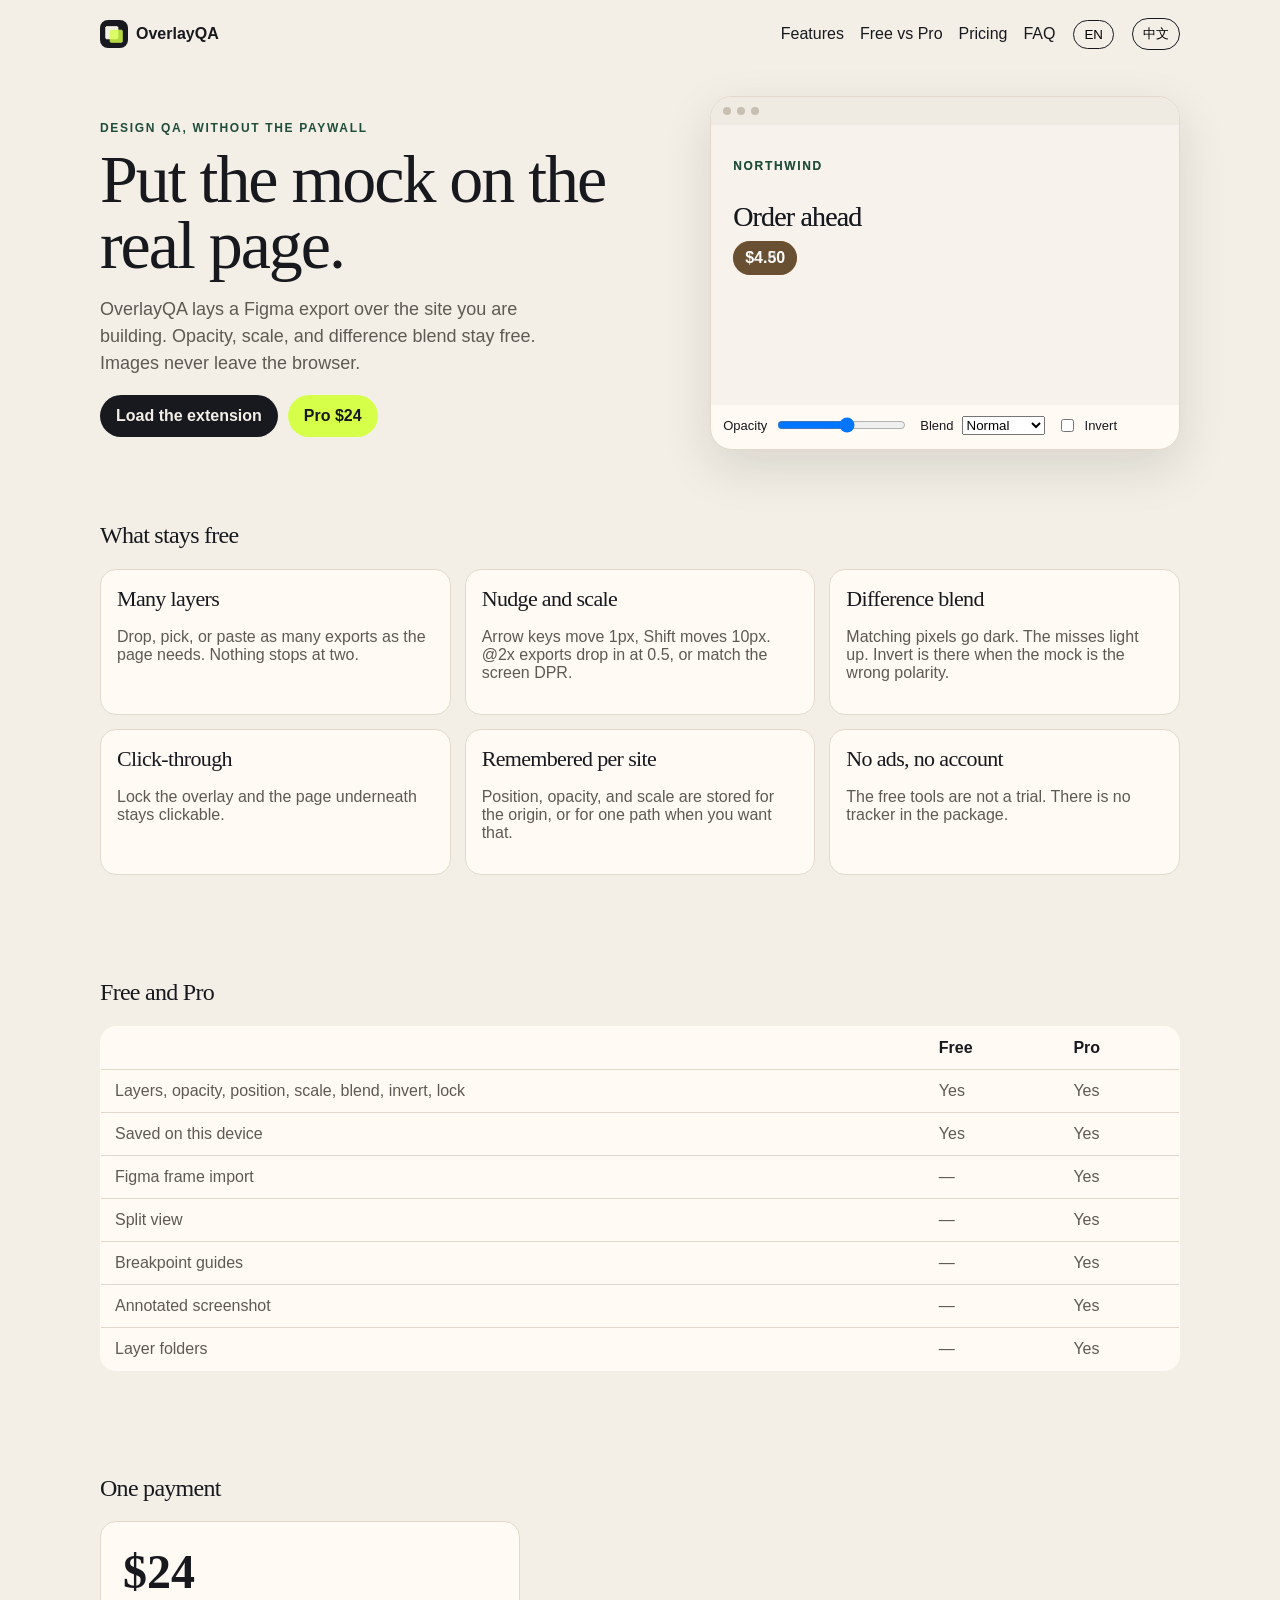
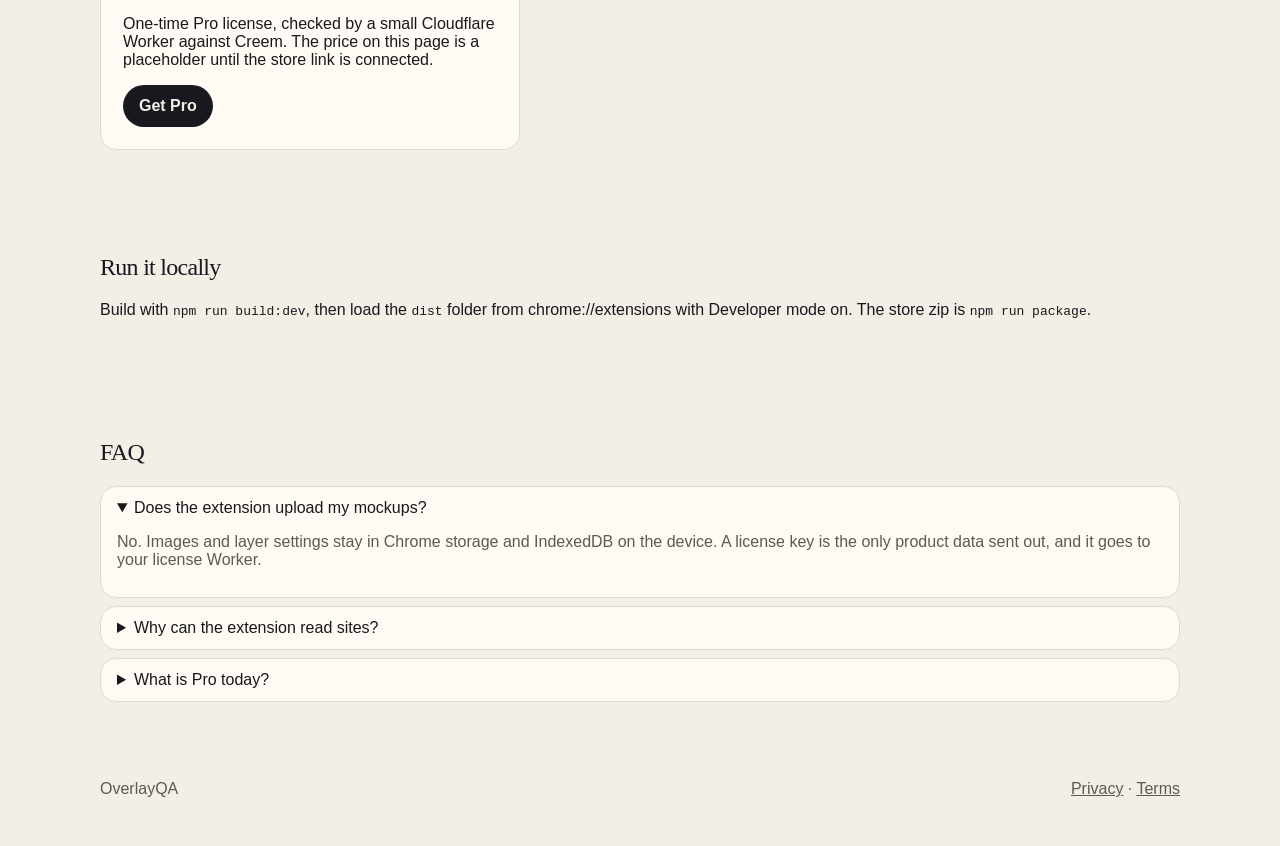
<file: index.html>
<!doctype html>
<html lang="en">
  <head>
    <meta charset="UTF-8" />
    <meta name="viewport" content="width=device-width, initial-scale=1" />
    <title>OverlayQA</title>
    <meta name="description" content="Overlay a design mockup on a live page. Free layers, scale, and difference blend. No ads." />
    <link rel="canonical" href="https://mulianju.github.io/overlayqa/" />
    <meta property="og:type" content="website" />
    <meta property="og:site_name" content="OverlayQA" />
    <meta property="og:title" content="OverlayQA" />
    <meta property="og:description" content="Overlay a design mockup on a live page. Free layers, scale, and difference blend. No ads." />
    <meta property="og:url" content="https://mulianju.github.io/overlayqa/" />
    <meta property="og:image" content="https://mulianju.github.io/overlayqa/icon-128.png" />
    <link rel="icon" href="./favicon.png" />
    <link rel="stylesheet" href="./site.css" />
  </head>
  <body>
    <div class="wrap">
      <header class="nav">
        <a class="word" href="./index.html"><img src="./favicon.png" alt="" /> OverlayQA</a>
        <nav class="links">
          <a href="#features"><span class="en">Features</span><span class="zh">功能</span></a>
          <a href="#compare"><span class="en">Free vs Pro</span><span class="zh">免费与 Pro</span></a>
          <a href="#pricing"><span class="en">Pricing</span><span class="zh">价格</span></a>
          <a href="#faq">FAQ</a>
        </nav>
        <button class="lang" type="button" data-lang="en">EN</button>
        <button class="lang" type="button" data-lang="zh">中文</button>
      </header>

      <section class="hero">
        <div>
          <p class="kicker"><span class="en">Design QA, without the paywall</span><span class="zh">设计走查，不必再被付费墙拦住</span></p>
          <h1><span class="en">Put the mock on the real page.</span><span class="zh">把设计稿叠到真实页面上。</span></h1>
          <p class="lede en">OverlayQA lays a Figma export over the site you are building. Opacity, scale, and difference blend stay free. Images never leave the browser.</p>
          <p class="lede zh">OverlayQA 把 Figma 导出图叠在你正在做的网页上。透明度、缩放和差值混合一直免费。图片不会离开浏览器。</p>
          <div class="cta-row">
            <a class="btn solid" href="#install"><span class="en">Load the extension</span><span class="zh">安装扩展</span></a>
            <a class="btn lime" data-checkout href="https://www.creem.io/"><span class="en">Pro </span><span class="zh">Pro </span><span data-price>$24</span></a>
          </div>
        </div>
        <div class="stage" id="demo">
          <div class="stage-bar"><i></i><i></i><i></i></div>
          <div class="mini">
            <div class="mini-page">
              <p class="kicker">Northwind</p>
              <h3>Order ahead</h3>
              <span class="fake-btn">$4.80</span>
            </div>
            <div class="mini-design" id="design-layer">
              <p class="kicker">Northwind</p>
              <h3>Order ahead</h3>
              <span class="fake-btn">$4.50</span>
            </div>
          </div>
          <div class="controls">
            <label><span class="en">Opacity</span><span class="zh">不透明度</span> <input id="opacity" type="range" min="0" max="100" value="55" /></label>
            <label><span class="en">Blend</span><span class="zh">混合</span>
              <select id="blend">
                <option value="normal">Normal</option>
                <option value="difference">Difference</option>
              </select>
            </label>
            <label><input id="invert" type="checkbox" /> <span class="en">Invert</span><span class="zh">反相</span></label>
          </div>
        </div>
      </section>

      <section id="features">
        <h2><span class="en">What stays free</span><span class="zh">一直免费的部分</span></h2>
        <div class="grid">
          <article class="card"><h3><span class="en">Many layers</span><span class="zh">多个图层</span></h3><p class="en">Drop, pick, or paste as many exports as the page needs. Nothing stops at two.</p><p class="zh">拖入、选择或粘贴，一个页面可以叠很多张导出图，不再停在两层。</p></article>
          <article class="card"><h3><span class="en">Nudge and scale</span><span class="zh">微移和缩放</span></h3><p class="en">Arrow keys move 1px, Shift moves 10px. @2x exports drop in at 0.5, or match the screen DPR.</p><p class="zh">方向键移动 1px，按住 Shift 移动 10px。@2x 导出图用 0.5 倍，也可以对齐屏幕 DPR。</p></article>
          <article class="card"><h3><span class="en">Difference blend</span><span class="zh">差值混合</span></h3><p class="en">Matching pixels go dark. The misses light up. Invert is there when the mock is the wrong polarity.</p><p class="zh">对上的像素会变暗，对不上的会亮出来。稿子极性反了还可以反相。</p></article>
          <article class="card"><h3><span class="en">Click-through</span><span class="zh">点击穿透</span></h3><p class="en">Lock the overlay and the page underneath stays clickable.</p><p class="zh">锁定叠层之后，下面的页面仍然可以点击。</p></article>
          <article class="card"><h3><span class="en">Remembered per site</span><span class="zh">按站点记住</span></h3><p class="en">Position, opacity, and scale are stored for the origin, or for one path when you want that.</p><p class="zh">位置、透明度和缩放按来源记住，也可以只记当前路径。</p></article>
          <article class="card"><h3><span class="en">No ads, no account</span><span class="zh">没有广告，也不用账号</span></h3><p class="en">The free tools are not a trial. There is no tracker in the package.</p><p class="zh">免费功能不是试用。安装包里没有追踪器。</p></article>
        </div>
      </section>

      <section id="compare">
        <h2><span class="en">Free and Pro</span><span class="zh">免费与 Pro</span></h2>
        <table>
          <thead>
            <tr><th></th><th><span class="en">Free</span><span class="zh">免费</span></th><th>Pro</th></tr>
          </thead>
          <tbody>
            <tr><td><span class="en">Layers, opacity, position, scale, blend, invert, lock</span><span class="zh">图层、透明度、位置、缩放、混合、反相、锁定</span></td><td>Yes</td><td>Yes</td></tr>
            <tr><td><span class="en">Saved on this device</span><span class="zh">保存在这台设备上</span></td><td>Yes</td><td>Yes</td></tr>
            <tr><td><span class="en">Figma frame import</span><span class="zh">从 Figma 导入画板</span></td><td>—</td><td>Yes</td></tr>
            <tr><td><span class="en">Split view</span><span class="zh">分屏对照</span></td><td>—</td><td>Yes</td></tr>
            <tr><td><span class="en">Breakpoint guides</span><span class="zh">断点参考线</span></td><td>—</td><td>Yes</td></tr>
            <tr><td><span class="en">Annotated screenshot</span><span class="zh">带批注的截图</span></td><td>—</td><td>Yes</td></tr>
            <tr><td><span class="en">Layer folders</span><span class="zh">图层文件夹</span></td><td>—</td><td>Yes</td></tr>
          </tbody>
        </table>
      </section>

      <section id="pricing">
        <h2><span class="en">One payment</span><span class="zh">一次买断</span></h2>
        <div class="price-card">
          <strong data-price>$24</strong>
          <p class="en">One-time Pro license, checked by a small Cloudflare Worker against Creem. The price on this page is a placeholder until the store link is connected.</p>
          <p class="zh">Pro 是一次性许可。扩展把密钥交给一个很小的 Cloudflare Worker，再由它向 Creem 校验。商店链接接上之前，这里的价格只是占位。</p>
          <a class="btn solid" data-checkout href="https://www.creem.io/"><span class="en">Get Pro</span><span class="zh">购买 Pro</span></a>
        </div>
      </section>

      <section id="install">
        <h2><span class="en">Run it locally</span><span class="zh">在本地运行</span></h2>
        <p class="en">Build with <code>npm run build:dev</code>, then load the <code>dist</code> folder from chrome://extensions with Developer mode on. The store zip is <code>npm run package</code>.</p>
        <p class="zh">先运行 <code>npm run build:dev</code>，再在 chrome://extensions 打开开发者模式，加载 <code>dist</code> 文件夹。商店用的压缩包是 <code>npm run package</code>。</p>
      </section>

      <section class="faq" id="faq">
        <h2>FAQ</h2>
        <details open>
          <summary><span class="en">Does the extension upload my mockups?</span><span class="zh">扩展会上传我的设计稿吗？</span></summary>
          <p class="en">No. Images and layer settings stay in Chrome storage and IndexedDB on the device. A license key is the only product data sent out, and it goes to your license Worker.</p>
          <p class="zh">不会。图片和图层设置留在这台设备的 Chrome storage 和 IndexedDB 里。唯一会发出去的产品数据是许可密钥，而且只发给你的许可 Worker。</p>
        </details>
        <details>
          <summary><span class="en">Why can the extension read sites?</span><span class="zh">为什么扩展能读取网站？</span></summary>
          <p class="en">The overlay has to be drawn on the page. The script does nothing until you enable OverlayQA on that origin. It does not ship analytics.</p>
          <p class="zh">叠层必须画在页面上。在你为该来源启用 OverlayQA 之前，脚本不会做任何事。扩展不带分析。</p>
        </details>
        <details>
          <summary><span class="en">What is Pro today?</span><span class="zh">现在的 Pro 包含什么？</span></summary>
          <p class="en">Figma import and split view work. Breakpoint guides, notes on an exported screenshot, and folders are included. Window-resizing presets are guides, not a resized browser.</p>
          <p class="zh">Figma 导入和分屏已经可用。断点参考线、导出截图上的批注和文件夹也包含在内。断点不会真的改变浏览器窗口大小，而是画出参考线。</p>
        </details>
      </section>

      <footer>
        <span>OverlayQA</span>
        <span>
          <a href="./privacy.html"><span class="en">Privacy</span><span class="zh">隐私政策</span></a>
          ·
          <a href="./terms.html"><span class="en">Terms</span><span class="zh">服务条款</span></a>
        </span>
      </footer>
    </div>
    <script src="./config.js"></script>
    <script src="./site.js"></script>
  </body>
</html>
</file>
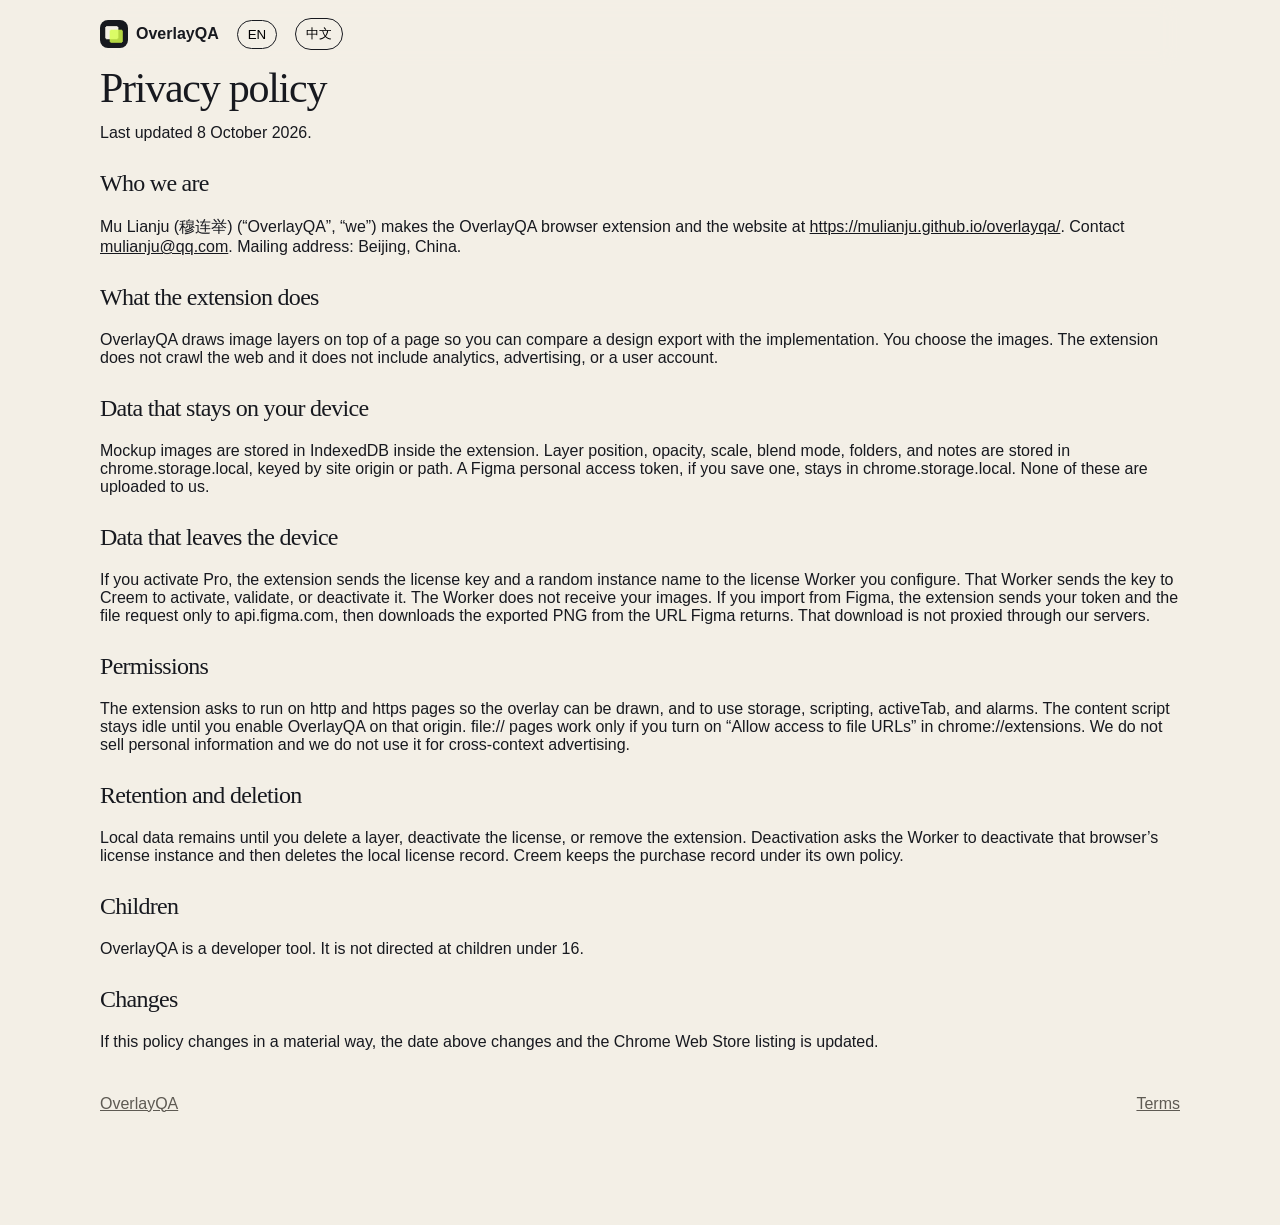
<file: privacy.html>
<!doctype html>
<html lang="en">
  <head>
    <meta charset="UTF-8" />
    <meta name="viewport" content="width=device-width, initial-scale=1" />
    <title>OverlayQA privacy</title>
    <meta name="description" content="Privacy policy for the OverlayQA extension and website." />
    <link rel="canonical" href="https://mulianju.github.io/overlayqa/privacy.html" />
    <meta property="og:type" content="article" />
    <meta property="og:site_name" content="OverlayQA" />
    <meta property="og:title" content="OverlayQA privacy" />
    <meta property="og:description" content="Privacy policy for the OverlayQA extension and website." />
    <meta property="og:url" content="https://mulianju.github.io/overlayqa/privacy.html" />
    <meta property="og:image" content="https://mulianju.github.io/overlayqa/icon-128.png" />
    <link rel="icon" href="./favicon.png" />
    <link rel="stylesheet" href="./site.css" />
  </head>
  <body>
    <div class="wrap legal">
      <header class="nav">
        <a class="word" href="./index.html"><img src="./favicon.png" alt="" /> OverlayQA</a>
        <button class="lang" type="button" data-lang="en">EN</button>
        <button class="lang" type="button" data-lang="zh">中文</button>
      </header>
      <h1><span class="en">Privacy policy</span><span class="zh">隐私政策</span></h1>
      <p class="muted"><span class="en">Last updated 8 October 2026.</span><span class="zh">最近更新：2026 年 10 月 8 日。</span></p>

      <div class="en">
        <h2>Who we are</h2>
        <p>Mu Lianju (穆连举) (“OverlayQA”, “we”) makes the OverlayQA browser extension and the website at <a href="https://mulianju.github.io/overlayqa/">https://mulianju.github.io/overlayqa/</a>. Contact <a data-email href="mailto:mulianju@qq.com">mulianju@qq.com</a>. Mailing address: Beijing, China.</p>
        <h2>What the extension does</h2>
        <p>OverlayQA draws image layers on top of a page so you can compare a design export with the implementation. You choose the images. The extension does not crawl the web and it does not include analytics, advertising, or a user account.</p>
        <h2>Data that stays on your device</h2>
        <p>Mockup images are stored in IndexedDB inside the extension. Layer position, opacity, scale, blend mode, folders, and notes are stored in chrome.storage.local, keyed by site origin or path. A Figma personal access token, if you save one, stays in chrome.storage.local. None of these are uploaded to us.</p>
        <h2>Data that leaves the device</h2>
        <p>If you activate Pro, the extension sends the license key and a random instance name to the license Worker you configure. That Worker sends the key to Creem to activate, validate, or deactivate it. The Worker does not receive your images. If you import from Figma, the extension sends your token and the file request only to api.figma.com, then downloads the exported PNG from the URL Figma returns. That download is not proxied through our servers.</p>
        <h2>Permissions</h2>
        <p>The extension asks to run on http and https pages so the overlay can be drawn, and to use storage, scripting, activeTab, and alarms. The content script stays idle until you enable OverlayQA on that origin. file:// pages work only if you turn on “Allow access to file URLs” in chrome://extensions. We do not sell personal information and we do not use it for cross-context advertising.</p>
        <h2>Retention and deletion</h2>
        <p>Local data remains until you delete a layer, deactivate the license, or remove the extension. Deactivation asks the Worker to deactivate that browser’s license instance and then deletes the local license record. Creem keeps the purchase record under its own policy.</p>
        <h2>Children</h2>
        <p>OverlayQA is a developer tool. It is not directed at children under 16.</p>
        <h2>Changes</h2>
        <p>If this policy changes in a material way, the date above changes and the Chrome Web Store listing is updated.</p>
      </div>
      <div class="zh">
        <h2>我们是谁</h2>
        <p>穆连举（下称 OverlayQA 或“我们”）提供 OverlayQA 浏览器扩展和网站 <a href="https://mulianju.github.io/overlayqa/">https://mulianju.github.io/overlayqa/</a>。联系 <a data-email href="mailto:mulianju@qq.com">mulianju@qq.com</a>。通讯地址：中国北京市。</p>
        <h2>扩展做什么</h2>
        <p>OverlayQA 在网页上绘制图片图层，用来对比设计导出图和实现。图片由你自己选择。扩展不会爬取网页，也不包含分析、广告或用户账号。</p>
        <h2>留在设备上的数据</h2>
        <p>设计稿图片存在扩展自己的 IndexedDB 里。图层的位置、透明度、缩放、混合模式、文件夹和批注存在 chrome.storage.local，按站点来源或路径区分。如果你保存了 Figma 个人访问令牌，它也只在 chrome.storage.local 里。这些都不会上传给我们。</p>
        <h2>会离开设备的数据</h2>
        <p>激活 Pro 时，扩展会把许可密钥和一个随机实例名发给你配置的许可 Worker。Worker 再把密钥发给 Creem，用于激活、校验或停用。Worker 收不到你的图片。从 Figma 导入时，扩展只把令牌和文件请求发给 api.figma.com，然后从 Figma 返回的地址下载 PNG。这个下载不经过我们的服务器。</p>
        <h2>权限</h2>
        <p>扩展需要在 http 和 https 页面上运行，才能把叠层画出来，并使用 storage、scripting、activeTab 和 alarms。在你为该来源启用 OverlayQA 之前，内容脚本保持空闲。file:// 页面只有在 chrome://extensions 里打开“允许访问文件网址”之后才能使用。我们不出售个人信息，也不把它用于跨场景广告。</p>
        <h2>保存和删除</h2>
        <p>本地数据会保留到你删除图层、停用许可或卸载扩展。停用时会请 Worker 停用这台浏览器的许可实例，然后删除本地许可记录。Creem 按其自己的政策保留购买记录。</p>
        <h2>儿童</h2>
        <p>OverlayQA 是开发工具，不面向 16 岁以下儿童。</p>
        <h2>变更</h2>
        <p>如果本政策有实质性修改，上面的日期会更新，Chrome 网上应用店的商品信息也会一并更新。</p>
      </div>
      <footer>
        <a href="./index.html">OverlayQA</a>
        <a href="./terms.html"><span class="en">Terms</span><span class="zh">服务条款</span></a>
      </footer>
    </div>
    <script src="./config.js"></script>
    <script src="./site.js"></script>
  </body>
</html>
</file>
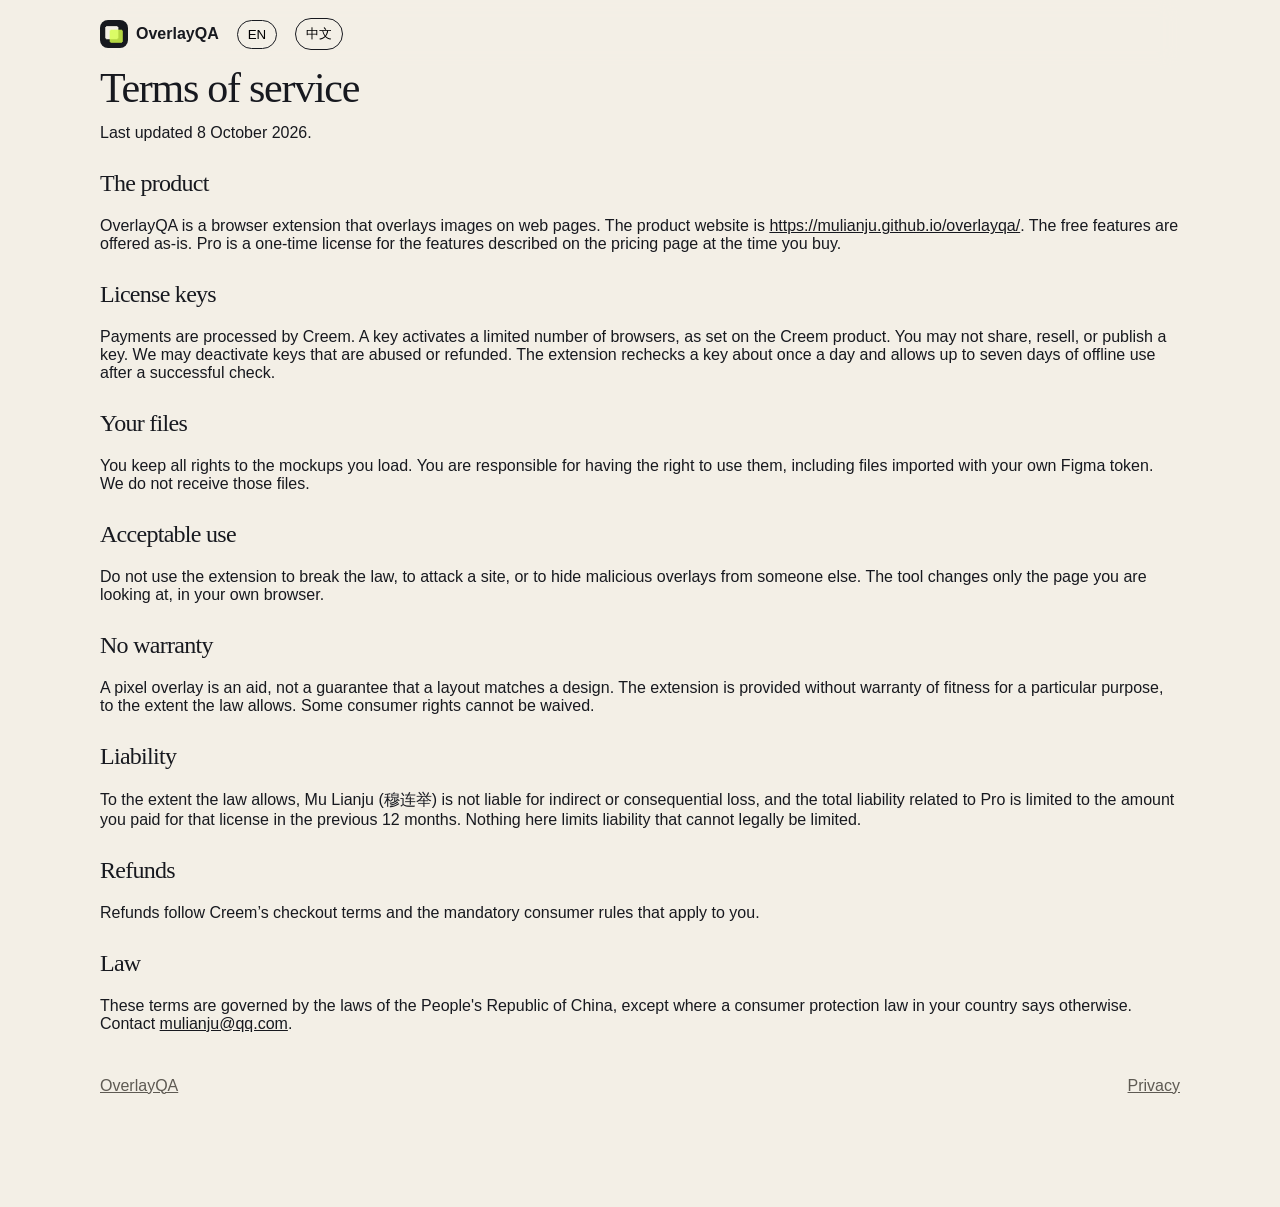
<file: terms.html>
<!doctype html>
<html lang="en">
  <head>
    <meta charset="UTF-8" />
    <meta name="viewport" content="width=device-width, initial-scale=1" />
    <title>OverlayQA terms</title>
    <meta name="description" content="Terms of service for OverlayQA." />
    <link rel="canonical" href="https://mulianju.github.io/overlayqa/terms.html" />
    <meta property="og:type" content="article" />
    <meta property="og:site_name" content="OverlayQA" />
    <meta property="og:title" content="OverlayQA terms" />
    <meta property="og:description" content="Terms of service for OverlayQA." />
    <meta property="og:url" content="https://mulianju.github.io/overlayqa/terms.html" />
    <meta property="og:image" content="https://mulianju.github.io/overlayqa/icon-128.png" />
    <link rel="icon" href="./favicon.png" />
    <link rel="stylesheet" href="./site.css" />
  </head>
  <body>
    <div class="wrap legal">
      <header class="nav">
        <a class="word" href="./index.html"><img src="./favicon.png" alt="" /> OverlayQA</a>
        <button class="lang" type="button" data-lang="en">EN</button>
        <button class="lang" type="button" data-lang="zh">中文</button>
      </header>
      <h1><span class="en">Terms of service</span><span class="zh">服务条款</span></h1>
      <p class="muted"><span class="en">Last updated 8 October 2026.</span><span class="zh">最近更新：2026 年 10 月 8 日。</span></p>

      <div class="en">
        <h2>The product</h2>
        <p>OverlayQA is a browser extension that overlays images on web pages. The product website is <a href="https://mulianju.github.io/overlayqa/">https://mulianju.github.io/overlayqa/</a>. The free features are offered as-is. Pro is a one-time license for the features described on the pricing page at the time you buy.</p>
        <h2>License keys</h2>
        <p>Payments are processed by Creem. A key activates a limited number of browsers, as set on the Creem product. You may not share, resell, or publish a key. We may deactivate keys that are abused or refunded. The extension rechecks a key about once a day and allows up to seven days of offline use after a successful check.</p>
        <h2>Your files</h2>
        <p>You keep all rights to the mockups you load. You are responsible for having the right to use them, including files imported with your own Figma token. We do not receive those files.</p>
        <h2>Acceptable use</h2>
        <p>Do not use the extension to break the law, to attack a site, or to hide malicious overlays from someone else. The tool changes only the page you are looking at, in your own browser.</p>
        <h2>No warranty</h2>
        <p>A pixel overlay is an aid, not a guarantee that a layout matches a design. The extension is provided without warranty of fitness for a particular purpose, to the extent the law allows. Some consumer rights cannot be waived.</p>
        <h2>Liability</h2>
        <p>To the extent the law allows, Mu Lianju (穆连举) is not liable for indirect or consequential loss, and the total liability related to Pro is limited to the amount you paid for that license in the previous 12 months. Nothing here limits liability that cannot legally be limited.</p>
        <h2>Refunds</h2>
        <p>Refunds follow Creem’s checkout terms and the mandatory consumer rules that apply to you.</p>
        <h2>Law</h2>
        <p>These terms are governed by the laws of the People's Republic of China, except where a consumer protection law in your country says otherwise. Contact <a data-email href="mailto:mulianju@qq.com">mulianju@qq.com</a>.</p>
      </div>
      <div class="zh">
        <h2>产品</h2>
        <p>OverlayQA 是一个把图片叠在网页上的浏览器扩展。产品网站是 <a href="https://mulianju.github.io/overlayqa/">https://mulianju.github.io/overlayqa/</a>。免费功能按现状提供。Pro 是一次性许可，范围以你购买时价格页上写明的功能为准。</p>
        <h2>许可密钥</h2>
        <p>付款由 Creem 处理。一把密钥可以激活的浏览器数量以 Creem 商品设置为准。不得分享、转售或公开密钥。被滥用或已退款的密钥可以被停用。扩展大约每天重新校验一次密钥，成功校验之后最多可以离线使用七天。</p>
        <h2>你的文件</h2>
        <p>你加载的设计稿权利仍属于你。你需要确保自己有权使用这些文件，包括用你自己的 Figma 令牌导入的文件。我们不会收到这些文件。</p>
        <h2>可接受的使用</h2>
        <p>不得用本扩展违法、攻击网站，或向别人隐藏恶意叠层。这个工具只改变你自己浏览器里正在看的页面。</p>
        <h2>无保证</h2>
        <p>像素叠层是辅助，不能保证版式与设计稿完全一致。在法律允许的范围内，扩展不提供特定用途适用性保证。某些消费者权利不能被放弃。</p>
        <h2>责任</h2>
        <p>在法律允许的范围内，穆连举不对间接或后果性损失负责，与 Pro 相关的总责任以你在此前 12 个月为该许可支付的金额为上限。此处不限制法律不允许限制的责任。</p>
        <h2>退款</h2>
        <p>退款遵循 Creem 结账条款，以及适用于你的强制性消费者规则。</p>
        <h2>法律</h2>
        <p>本条款受中华人民共和国法律管辖，但你所在国家的消费者保护法另有规定的除外。联系 <a data-email href="mailto:mulianju@qq.com">mulianju@qq.com</a>。</p>
      </div>
      <footer>
        <a href="./index.html">OverlayQA</a>
        <a href="./privacy.html"><span class="en">Privacy</span><span class="zh">隐私政策</span></a>
      </footer>
    </div>
    <script src="./config.js"></script>
    <script src="./site.js"></script>
  </body>
</html>
</file>
<file: site.css>
:root {
  --paper: #f3efe6;
  --ink: #17191f;
  --green: #1f4d3a;
  --lime: #d6ff4a;
  --muted: #5e5a53;
  --line: #e2d9cc;
  --card: #fffaf3;
}
* { box-sizing: border-box; }
html { scroll-behavior: smooth; }
body {
  margin: 0;
  background: var(--paper);
  color: var(--ink);
  font-family: "Segoe UI", "Avenir Next", sans-serif;
}
body.lang-en .zh, body.lang-zh .en { display: none; }
a { color: inherit; }
img { max-width: 100%; }
.wrap { width: min(1080px, calc(100% - 32px)); margin: 0 auto; }
header.nav {
  display: flex; align-items: center; gap: 18px;
  padding: 18px 0; position: sticky; top: 0; background: rgba(243, 239, 230, 0.92);
  backdrop-filter: blur(10px); z-index: 2;
}
.word { display: flex; align-items: center; gap: 8px; text-decoration: none; font-weight: 700; }
.word img { width: 28px; height: 28px; border-radius: 8px; }
nav.links { display: flex; gap: 16px; margin-left: auto; }
nav.links a { text-decoration: none; }
.lang { border: 1px solid var(--ink); background: transparent; border-radius: 999px; padding: 6px 10px; cursor: pointer; }
.hero { display: grid; grid-template-columns: 1.1fr 0.9fr; gap: 36px; align-items: center; padding: 28px 0 10px; }
h1, h2, h3 { font-family: Georgia, "Iowan Old Style", Palatino, serif; font-weight: 500; letter-spacing: -0.03em; }
h1 { font-size: clamp(40px, 6vw, 68px); line-height: 0.96; margin: 0 0 12px; }
.kicker { letter-spacing: 0.14em; text-transform: uppercase; font-size: 12px; color: var(--green); font-weight: 700; }
.lede { font-size: 18px; line-height: 1.5; color: var(--muted); max-width: 46ch; }
.cta-row { display: flex; gap: 10px; flex-wrap: wrap; margin-top: 18px; }
.btn { display: inline-block; text-decoration: none; border-radius: 999px; padding: 12px 16px; font-weight: 700; }
.btn.solid { background: var(--ink); color: var(--paper); }
.btn.lime { background: var(--lime); color: var(--ink); }
.stage {
  background: var(--card); border-radius: 22px; overflow: hidden;
  box-shadow: 0 18px 50px rgba(23, 25, 31, 0.12); border: 1px solid var(--line);
}
.stage-bar { display: flex; gap: 6px; padding: 10px 12px; background: #efeae2; }
.stage-bar i { width: 8px; height: 8px; border-radius: 50%; background: #c7bfb2; display: block; }
.mini { position: relative; height: 280px; background: #f7f3ec; }
.mini-page, .mini-design { position: absolute; inset: 0; padding: 22px; }
.mini-design { pointer-events: none; }
.mini h3 { margin: 28px 0 8px; font-size: 28px; }
.fake-btn { display: inline-block; border-radius: 999px; padding: 8px 12px; color: white; font-weight: 700; }
.mini-page .fake-btn { background: #c4552a; }
.mini-design .fake-btn { background: #1f4d3a; }
.controls { display: flex; gap: 12px; align-items: center; padding: 10px 12px 14px; font-size: 13px; }
.controls label { display: flex; gap: 8px; align-items: center; }
section { padding: 42px 0; }
.grid { display: grid; grid-template-columns: repeat(3, 1fr); gap: 14px; }
.card, .price-card, .faq details, table { background: var(--card); border: 1px solid var(--line); border-radius: 16px; }
.card { padding: 16px; }
.card h3 { margin: 0 0 6px; font-size: 22px; }
.card p, .faq p, td, th { color: var(--muted); }
table { width: 100%; border-collapse: collapse; overflow: hidden; }
th, td { text-align: left; padding: 12px 14px; border-bottom: 1px solid var(--line); }
th { color: var(--ink); }
.price-card { padding: 22px; max-width: 420px; }
.price-card strong { font-size: 48px; font-family: Georgia, serif; }
.faq details { padding: 12px 16px; margin-bottom: 8px; }
.banner {
  background: #fff4cc; border: 1px solid #e2c56a; border-radius: 12px; padding: 12px 14px; margin: 12px 0 20px;
}
.legal { padding-bottom: 64px; }
.legal h1 { font-size: 42px; }
.legal h2 { font-size: 24px; margin-top: 28px; }
footer { padding: 28px 0 48px; color: var(--muted); display: flex; justify-content: space-between; gap: 12px; flex-wrap: wrap; }
@media (max-width: 800px) {
  .hero, .grid { grid-template-columns: 1fr; }
  nav.links { display: none; }
}
</file>
